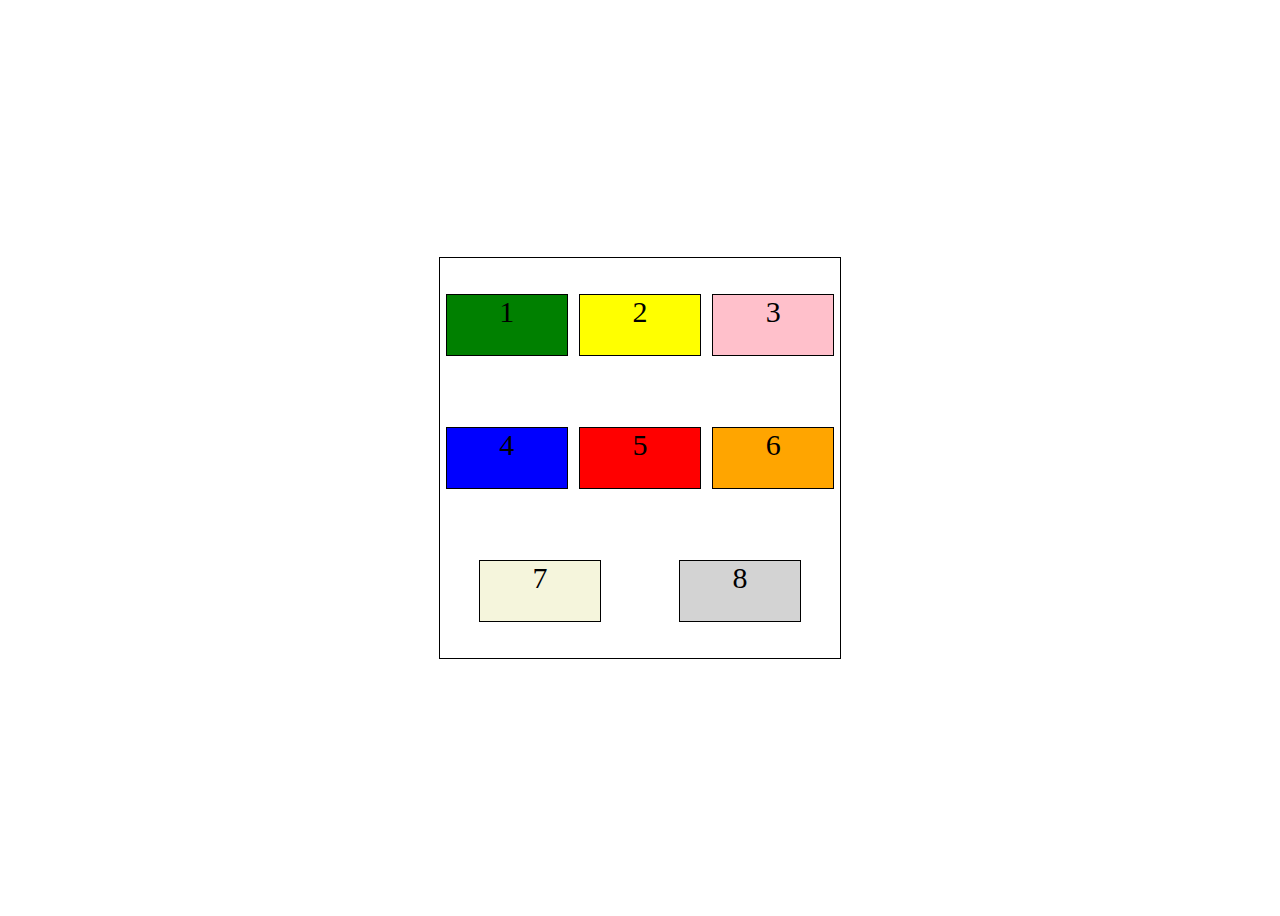
<file: pages/flex.html>
<!DOCTYPE html>
<html lang="en">
  <head>
    <meta charset="UTF-8" />
    <meta name="viewport" content="width=device-width, initial-scale=1.0" />
    <title>flex demo</title>
    <style>
      body {
        height: 100vh;
        display: flex;
        justify-content: center;
        align-items: center;
      }
      .container {
        height: 400px;
        width: 400px;
        border: 1px solid;
        display: flex;
        flex-wrap: wrap;
        justify-content: space-around;
        align-items: center;
      }
      .boxes {
        border: 0.1px solid;
        width: 120px;
        height: 60px;
        text-align: center;
        font-size: 30px;
      }

      #box1 {
        background-color: green;
      }
      #box2 {
        background-color: yellow;
      }
      #box3 {
        background-color: pink;
      }
      #box4 {
        background-color: blue;
      }
      #box5 {
        background-color: red;
      }
      #box6 {
        background-color: orange;
      }
      #box7 {
        background-color: beige;
      }
      #box8 {
        background-color: lightgrey;
      }
    </style>
  </head>
  <body>
    <div class="container">
      <!--     flex items-->
      <div class="boxes" id="box1">1</div>
      <div class="boxes" id="box2">2</div>
      <div class="boxes" id="box3">3</div>
      <div class="boxes" id="box4">4</div>
      <div class="boxes" id="box5">5</div>
      <div class="boxes" id="box6">6</div>
      <div class="boxes" id="box7">7</div>
      <div class="boxes" id="box8">8</div>
    </div>
  </body>
</html>
</file>
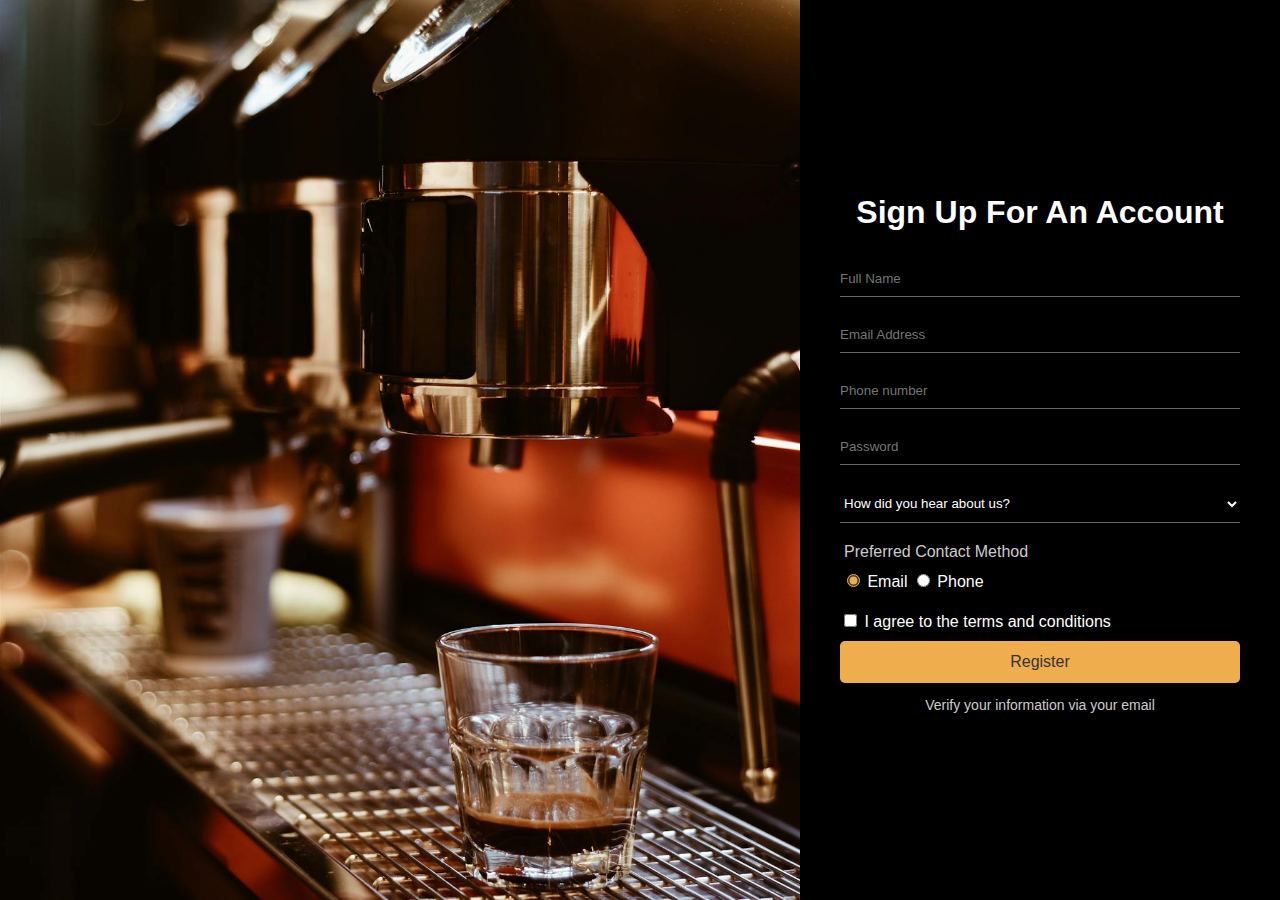
<file: pages/register.html>
<!DOCTYPE html>
<html lang="en">
  <head>
    <meta charset="UTF-8" />
    <meta name="viewport" content="width=device-width, initial-scale=1.0" />
    <title>Sign Up</title>
    <link rel="stylesheet" href="../css/styles.css" />
  </head>
  <body>
    <div class="container">
      <div class="image-section"></div>
      <div class="form-section">
        <h1>Sign Up For An Account</h1>
        <form>
          <input
            type="text"
            id="name"
            name="name"
            placeholder="Full Name"
            required
          />
          <input
            type="email"
            id="email"
            name="email"
            placeholder="Email Address"
            required
          />
          <input
            type="tel"
            id="tel"
            name="tel"
            placeholder="Phone number"
            required
          />
          <input
            type="password"
            id="password"
            name="password"
            placeholder="Password"
            required
          />

          <select id="refer" name="refer">
            <option value="" disabled selected>
              How did you hear about us?
            </option>
            <option value="facebook">Facebook</option>
            <option value="linkedin">Linkedin</option>
            <option value="google">Google</option>
          </select>
          <fieldset class="dining-space">
            <legend>Preferred Contact Method</legend>
            <label>
              <input type="radio" name="contact" value="email" checked />
              Email
            </label>
            <label>
              <input type="radio" name="contact" value="phone" />
              Phone
            </label>
          </fieldset>

          <label>
            <input type="checkbox" name="terms" />
            I agree to the terms and conditions
          </label>

          <button type="submit" class="book-btn">Register</button>
        </form>
        <p>Verify your information via your email</p>
      </div>
    </div>
  </body>
</html>
</file>
<file: css/styles.css>
body {
  margin: 0;
  padding: 0;
  font-family: Arial, sans-serif;
  height: 100vh;
  background-color: #000;
}

.container {
  display: flex;
  height: 100%;
}

.image-section {
  flex: 2;
  background: url("../images/diner.jpg") no-repeat center center;
  background-size: cover;
}

.form-section {
  flex: 1;
  background-color: #000;
  color: #fff;
  padding: 40px;
  display: flex;
  flex-direction: column;
  justify-content: center;
}

form {
  display: flex;
  flex-direction: column;
  background-color: transparent;
}

input[type="text"],
input[type="email"],
input[type="password"],
input[type="tel"],
select {
  background-color: transparent;
  border: none;
  border-bottom: 1px solid #666;
  color: #fff;
  padding: 10px 0;
  margin-bottom: 20px;
}

input[type="checkbox"],
input[type="radio"] {
  accent-color: #f0ad4e;
}

.dining-space {
  border: none;
  padding: 0;
  margin-bottom: 20px;
}

legend {
  color: #ccc;
  padding-bottom: 10px;
}

.book-btn {
  background-color: #f0ad4e;
  color: #333;
  padding: 12px;
  border-radius: 5px;
  border: none;
  cursor: pointer;
  font-size: 16px;
  margin-top: 10px;
}

.book-btn:hover {
  background-color: #ec971f;
  color: #ccc;
}

p {
  text-align: center;
  font-size: 14px;
  color: #ccc;
}

h1 {
  margin-bottom: 30px;
  text-align: center;
}

option {
  background-color: black;
  color: white;
}
</file>
